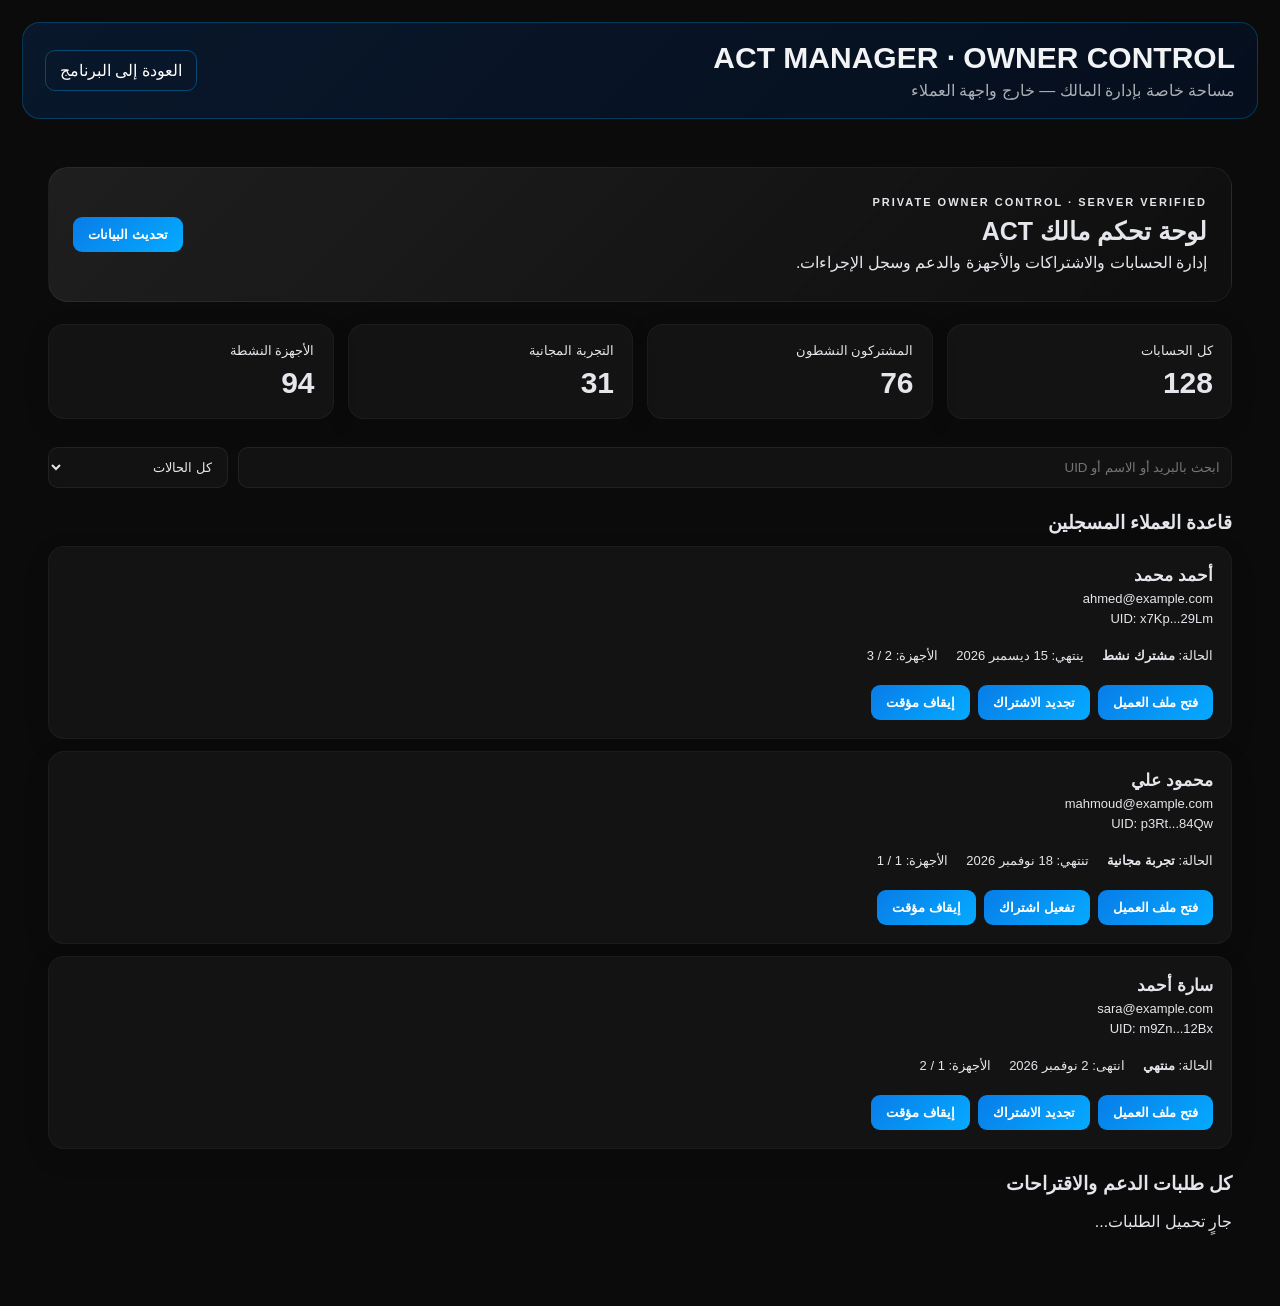
<file: preview.html>
<!doctype html><html lang="ar" dir="rtl"><head><meta charset="utf-8"><meta name="viewport" content="width=device-width,initial-scale=1"><meta name="theme-color" content="#07111f"><title>ACT Manager | لوحة المالك الخاصة</title><link rel="stylesheet" href="./style.css"><style>
body.act-owner-standalone{min-height:100vh;background:var(--bg-main,#050912);color:var(--text-primary,#edf6ff);padding:22px}.act-owner-standalone .owner-standalone-top{max-width:1500px;margin:0 auto 22px;display:flex;align-items:center;justify-content:space-between;gap:16px;padding:18px 22px;border:1px solid rgba(0,170,255,.25);border-radius:18px;background:linear-gradient(135deg,rgba(0,111,255,.13),rgba(5,15,30,.96))}.act-owner-standalone .owner-standalone-top h1{font-size:clamp(20px,3vw,30px);margin:0}.act-owner-standalone .owner-standalone-top p{margin:6px 0 0;opacity:.7}.act-owner-standalone .owner-standalone-top a{color:#fff;text-decoration:none;border:1px solid rgba(0,170,255,.35);border-radius:10px;padding:10px 14px}.act-owner-standalone #owner-access-state{max-width:1500px;margin:18px auto;padding:18px;border:1px solid rgba(0,170,255,.25);border-radius:14px;background:rgba(8,20,38,.9)}.act-owner-standalone #owner-console-section{display:none;max-width:1500px;margin:0 auto}.act-owner-standalone .act-owner-heading{margin-top:0}@media(max-width:650px){body.act-owner-standalone{padding:10px}.act-owner-standalone .owner-standalone-top{align-items:flex-start;flex-direction:column}}
</style></head><body class="act-owner-standalone"><header class="owner-standalone-top"><div><h1>ACT MANAGER · OWNER CONTROL</h1><p>مساحة خاصة بإدارة المالك — خارج واجهة العملاء</p></div><a href="./index.html">العودة إلى البرنامج</a></header><div id="owner-access-state" role="status" style="display:none"></div><section id="owner-console-section" class="act-owner-section" style="display:block" dir="rtl">
  <div class="act-owner-heading"><div><span>PRIVATE OWNER CONTROL · SERVER VERIFIED</span><h2>لوحة تحكم مالك ACT</h2><p>إدارة الحسابات والاشتراكات والأجهزة والدعم وسجل الإجراءات.</p></div><button id="owner-refresh" type="button">تحديث البيانات</button></div>
  <div class="act-owner-stats"><article><small>كل الحسابات</small><strong id="owner-stat-users">128</strong></article><article><small>المشتركون النشطون</small><strong id="owner-stat-subs">76</strong></article><article><small>التجربة المجانية</small><strong id="owner-stat-trials">31</strong></article><article><small>الأجهزة النشطة</small><strong id="owner-stat-devices">94</strong></article></div>
  <div class="act-owner-toolbar"><input id="owner-customer-search" type="search" placeholder="ابحث بالبريد أو الاسم أو UID"><select id="owner-customer-filter"><option value="all">كل الحالات</option><option value="active">مشترك</option><option value="trial">تجريبي</option><option value="expired">منتهي</option><option value="suspended">موقوف</option></select></div>
  <h3>قاعدة العملاء المسجلين</h3><div id="owner-customers-list" class="act-owner-list">
<article class="act-owner-customer"><div class="act-owner-customer-main"><strong>أحمد محمد</strong><span>ahmed@example.com</span><small>UID: x7Kp...29Lm</small></div><div class="act-owner-customer-meta"><span>الحالة: <b>مشترك نشط</b></span><span>ينتهي: 15 ديسمبر 2026</span><span>الأجهزة: 2 / 3</span></div><div class="act-owner-actions"><button>فتح ملف العميل</button><button>تجديد الاشتراك</button><button class="act-danger-button">إيقاف مؤقت</button></div></article>
<article class="act-owner-customer"><div class="act-owner-customer-main"><strong>محمود علي</strong><span>mahmoud@example.com</span><small>UID: p3Rt...84Qw</small></div><div class="act-owner-customer-meta"><span>الحالة: <b>تجربة مجانية</b></span><span>تنتهي: 18 نوفمبر 2026</span><span>الأجهزة: 1 / 1</span></div><div class="act-owner-actions"><button>فتح ملف العميل</button><button>تفعيل اشتراك</button><button class="act-danger-button">إيقاف مؤقت</button></div></article>
<article class="act-owner-customer"><div class="act-owner-customer-main"><strong>سارة أحمد</strong><span>sara@example.com</span><small>UID: m9Zn...12Bx</small></div><div class="act-owner-customer-meta"><span>الحالة: <b>منتهي</b></span><span>انتهى: 2 نوفمبر 2026</span><span>الأجهزة: 1 / 2</span></div><div class="act-owner-actions"><button>فتح ملف العميل</button><button>تجديد الاشتراك</button><button class="act-danger-button">إيقاف مؤقت</button></div></article>
</div>
  <section id="owner-customer-detail" class="act-owner-panel" hidden><div class="act-owner-detail-heading"><div><span>ملف العميل</span><h3 id="owner-detail-title">تفاصيل العميل</h3><p id="owner-detail-email"></p></div><button type="button" id="owner-detail-close">إغلاق الملف</button></div>
    <div id="owner-detail-summary" class="act-owner-detail-grid"></div>
    <div class="act-owner-actions-panel"><h4>إدارة الاشتراك والحساب</h4>
      <label>الحد الأقصى للأجهزة<select id="owner-detail-device-limit"><option value="1">جهاز واحد</option><option value="2">جهازان</option><option value="3">3 أجهزة</option><option value="4">4 أجهزة</option></select></label><button type="button" id="owner-action-device-limit">حفظ حد الأجهزة</button>
      <label>مدة الاشتراك بالأيام<input id="owner-detail-days" type="number" min="1" max="3650" value="30"></label>
      <label>المبلغ المدفوع (جنيه)<input id="owner-detail-amount" type="number" min="0" step="0.01" value="0"></label>
      <label>طريقة الدفع<select id="owner-detail-method"><option value="cash">نقدي</option><option value="transfer">تحويل</option><option value="wallet">محفظة إلكترونية</option><option value="manual">تسجيل يدوي</option></select></label>
      <label>ملاحظة الدفع<input id="owner-detail-payment-note" maxlength="300" placeholder="رقم إيصال أو ملاحظة"></label>
      <button type="button" id="owner-action-activate">تفعيل / تجديد الاشتراك</button><button type="button" id="owner-action-suspend" class="act-danger-button">إيقاف مؤقت</button><button type="button" id="owner-action-unsuspend">إلغاء الإيقاف المؤقت</button><button type="button" id="owner-action-ban" class="act-danger-button">حظر الحساب وتعطيل تسجيل الدخول</button><button type="button" id="owner-action-unban">إلغاء الحظر</button>
      <label>رسالة تحذير للعميل<textarea id="owner-detail-warning" rows="2" maxlength="1000" placeholder="ستظهر الرسالة عند دخوله التالي"></textarea></label><button type="button" id="owner-action-warn">إرسال تحذير</button><button type="button" id="owner-action-clear-warning">مسح التحذير</button>
      <label>ملاحظات داخلية للمالك<textarea id="owner-detail-notes" rows="3" maxlength="5000" placeholder="ملاحظات لا تظهر للعميل"></textarea></label><button type="button" id="owner-action-save-notes">حفظ الملاحظات الداخلية</button>
    </div>
    <h4>الأجهزة المسجلة</h4><div id="owner-detail-devices" class="act-owner-list"></div>
    <h4>سجل المدفوعات والتجديدات</h4><div id="owner-detail-payments" class="act-owner-list"></div>
    <h4>طلبات العميل</h4><div id="owner-detail-support" class="act-owner-list"></div>
    <h4>سجل إجراءات الإدارة</h4><div id="owner-detail-audit" class="act-owner-list"></div>
  </section>
  <h3>كل طلبات الدعم والاقتراحات</h3><div id="owner-support-list" class="act-owner-list"><p class="act-owner-muted">جارٍ تحميل الطلبات...</p></div>
  <p id="act-owner-message" class="act-owner-message" aria-live="polite"></p>
</section></body></html>
</file>
